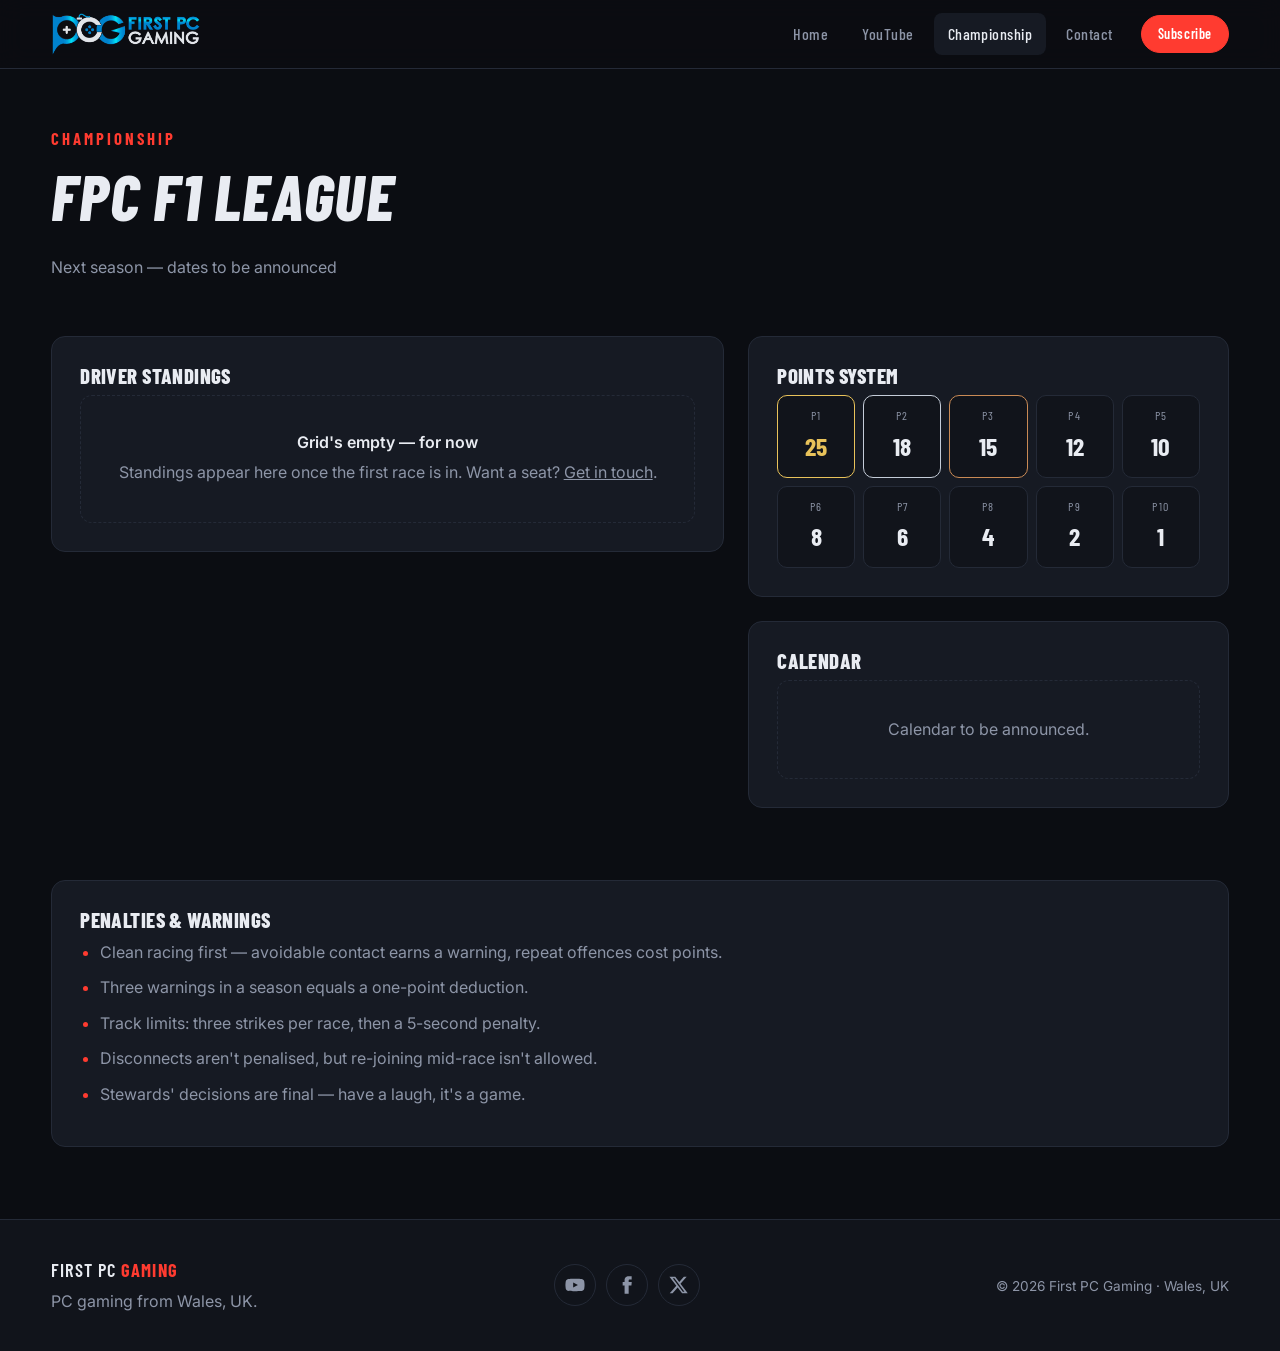
<file: championship.html>
<!DOCTYPE html>
<html lang="en-GB">
<head>
  <meta charset="utf-8">
  <meta name="viewport" content="width=device-width, initial-scale=1">
  <title>F1 League | First PC Gaming</title>
  <meta name="description" content="The First PC Gaming F1 league — standings, calendar, points system and rules.">
  <link rel="icon" href="assets/favicon.png">
  <link rel="preconnect" href="https://fonts.googleapis.com">
  <link rel="preconnect" href="https://fonts.gstatic.com" crossorigin>
  <link href="https://fonts.googleapis.com/css2?family=Barlow+Condensed:ital,wght@0,500;0,600;0,700;0,800;1,800&family=Inter:wght@400;500;600&display=swap" rel="stylesheet">
  <link rel="stylesheet" href="css/style.css">
</head>
<body data-page="championship">
  <header id="site-header"></header>

  <main>
    <div class="wrap page-head">
      <span class="eyebrow">Championship</span>
      <h1 id="champ-title"></h1>
      <p class="muted" id="champ-season"></p>
    </div>

    <section style="padding-top:32px">
      <div class="wrap two-col">
        <div class="panel">
          <h2>Driver standings</h2>
          <div id="standings"></div>
        </div>
        <div style="display:grid;gap:24px">
          <div class="panel">
            <h2>Points system</h2>
            <div class="points-grid" id="points-grid"></div>
          </div>
          <div class="panel">
            <h2>Calendar</h2>
            <div id="calendar"></div>
          </div>
        </div>
      </div>
    </section>

    <section style="padding-top:0">
      <div class="wrap">
        <div class="panel">
          <h2>Penalties &amp; warnings</h2>
          <ul class="rules" id="rules"></ul>
        </div>
      </div>
    </section>
  </main>

  <footer id="site-footer"></footer>

  <script src="js/site-data.js"></script>
  <script src="js/main.js"></script>
</body>
</html>
</file>
<file: css/style.css>
/* First PC Gaming — styles */
:root {
  --bg: #0b0d12;
  --bg-2: #11141b;
  --panel: #161a23;
  --line: #242a37;
  --text: #e9ecf2;
  --muted: #8d95a7;
  --accent: #ff3b30;      /* racing red */
  --accent-2: #ffb020;    /* amber */
  --radius: 14px;
  --head: "Barlow Condensed", "Arial Narrow", system-ui, sans-serif;
  --body: "Inter", system-ui, -apple-system, "Segoe UI", sans-serif;
}

* { box-sizing: border-box; }
html { scroll-behavior: smooth; }
body {
  margin: 0; background: var(--bg); color: var(--text);
  font: 16px/1.6 var(--body); -webkit-font-smoothing: antialiased;
}
img { max-width: 100%; display: block; }
a { color: inherit; }
h1, h2, h3 { font-family: var(--head); line-height: 1.05; margin: 0 0 .4em; }
h1, h2 { text-transform: uppercase; font-weight: 800; letter-spacing: .02em; }
h1 { font-size: clamp(2.2rem, 5.5vw, 4rem); font-style: italic; }
h2 { font-size: clamp(1.8rem, 3.4vw, 2.6rem); }
h3 { font-family: var(--body); font-size: 1rem; font-weight: 600; line-height: 1.35; }
p { margin: 0 0 1em; }
.muted { color: var(--muted); }
.small { font-size: .85rem; }
.wrap { width: min(1180px, 92vw); margin: 0 auto; }
section { padding: 72px 0; }
.eyebrow {
  font-family: var(--head); text-transform: uppercase; letter-spacing: .18em;
  font-size: 1.05rem; color: var(--accent); font-weight: 700; margin-bottom: .6em; display: block;
}
.section-head { display: flex; justify-content: space-between; align-items: end; gap: 20px; margin-bottom: 28px; flex-wrap: wrap; }
.section-head h2 { margin: 0; }

/* Buttons */
.btn {
  display: inline-flex; align-items: center; gap: 8px; padding: 12px 22px;
  background: var(--accent); color: #fff; text-decoration: none; border-radius: 999px;
  font-family: var(--head); font-weight: 600; letter-spacing: .04em; border: 1px solid var(--accent);
  transition: transform .15s, background .15s;
}
.btn:hover { transform: translateY(-1px); background: #ff5147; }
.btn-ghost { background: transparent; border-color: var(--line); color: var(--text); }
.btn-ghost:hover { background: var(--panel); border-color: var(--muted); }
.btn-sm { padding: 7px 16px; font-size: .88rem; }
.link-arrow { color: var(--accent); font-family: var(--head); font-weight: 600; text-decoration: none; }

/* Header */
#site-header {
  position: sticky; top: 0; z-index: 50;
  background: rgba(11, 13, 18, .82); backdrop-filter: blur(12px);
  border-bottom: 1px solid var(--line);
}
.header-inner { display: flex; align-items: center; justify-content: space-between; height: 68px; }
.brand { display: flex; align-items: center; gap: 12px; text-decoration: none; }
.brand img { height: 44px; width: auto; }
.brand-text { font-family: var(--head); font-size: 1.15rem; font-weight: 600; text-transform: uppercase; letter-spacing: .06em; }
.brand-text b { color: var(--accent); }
.nav { display: flex; align-items: center; gap: 6px; }
.nav a:not(.btn) {
  text-decoration: none; padding: 8px 14px; border-radius: 8px; color: var(--muted);
  font-family: var(--head); font-weight: 500; letter-spacing: .03em;
}
.nav a:not(.btn):hover { color: var(--text); }
.nav a.active { color: var(--text); background: var(--panel); }
.nav .btn { margin-left: 8px; }
.nav-toggle { display: none; background: none; border: 0; padding: 10px; cursor: pointer; }
.nav-toggle span { display: block; width: 22px; height: 2px; background: var(--text); margin: 5px 0; transition: .2s; }

@media (max-width: 760px) {
  .nav-toggle { display: block; }
  .nav {
    position: absolute; top: 68px; left: 0; right: 0; flex-direction: column; align-items: stretch;
    background: var(--bg-2); border-bottom: 1px solid var(--line); padding: 12px 4vw 20px; display: none;
  }
  #site-header.open .nav { display: flex; }
  .nav .btn { margin: 8px 0 0; justify-content: center; }
  .brand .brand-text { display: none; }
}

/* Hero */
.hero { position: relative; padding: 90px 0 80px; overflow: hidden; border-bottom: 1px solid var(--line); }
.hero::before {
  content: ""; position: absolute; inset: 0; z-index: -1;
  background:
    radial-gradient(60% 80% at 85% 10%, rgba(255, 59, 48, .22), transparent 60%),
    radial-gradient(40% 60% at 10% 100%, rgba(255, 176, 32, .10), transparent 60%),
    repeating-linear-gradient(115deg, transparent 0 38px, rgba(255,255,255,.018) 38px 40px);
}
.hero-center { display: flex; flex-direction: column; align-items: center; text-align: center; }
.hero-logo {
  width: min(900px, 94vw); height: auto; margin-bottom: 36px;
  filter: drop-shadow(0 18px 60px rgba(0, 140, 255, .35));
}
.hero h1 { margin-bottom: .3em; }
.hero h1 span { color: var(--accent); }
.hero .lead { margin: 0 auto; font-size: 1.15rem; color: var(--muted); max-width: 34em; }
.hero-actions { display: flex; gap: 12px; flex-wrap: wrap; margin: 28px 0 24px; justify-content: center; }
.hero .socials { justify-content: center; }
.socials { display: flex; gap: 10px; }
.socials a {
  width: 42px; height: 42px; border-radius: 50%; display: grid; place-items: center;
  border: 1px solid var(--line); color: var(--muted); transition: .15s;
}
.socials a:hover { color: #fff; border-color: var(--accent); background: var(--accent); }

/* News marquee */
.news { background: var(--bg-2); border-block: 1px solid var(--line); overflow: hidden; }
.news-row-label { font: 700 1.05rem var(--head); text-transform: uppercase; letter-spacing: .08em; display: flex; align-items: center; gap: 10px; margin: 8px auto 14px; }
.news-row-label .dot { width: 9px; height: 9px; border-radius: 50%; background: var(--accent); box-shadow: 0 0 0 4px rgba(255,59,48,.2); animation: pulse 2s infinite; }
.news-row-label .dot.ai { background: #8b7bff; box-shadow: 0 0 0 4px rgba(139,123,255,.2); }
.news-row-label .dot.hw { background: var(--accent-2); box-shadow: 0 0 0 4px rgba(255,176,32,.2); }
@keyframes pulse { 50% { opacity: .35; } }
.marquee {
  overflow: hidden; margin-bottom: 36px;
  mask-image: linear-gradient(90deg, transparent, #000 4%, #000 96%, transparent);
  -webkit-mask-image: linear-gradient(90deg, transparent, #000 4%, #000 96%, transparent);
}
.marquee { cursor: grab; touch-action: pan-y; user-select: none; -webkit-user-select: none; }
.marquee.dragging { cursor: grabbing; }
.marquee.dragging .ncard { pointer-events: none; }
.marquee img { -webkit-user-drag: none; }
.marquee-track { display: flex; gap: 18px; width: max-content; padding: 4px 0; will-change: transform; }
.ncard {
  width: 300px; flex: none; text-decoration: none; background: var(--panel);
  border: 1px solid var(--line); border-radius: var(--radius); overflow: hidden; transition: border-color .2s, transform .2s;
}
.ncard:hover { border-color: var(--accent); transform: translateY(-3px); }
.nimg { aspect-ratio: 16/9; background: linear-gradient(135deg, #22283a, #151922); position: relative; overflow: hidden; }
.nimg img { width: 100%; height: 100%; object-fit: cover; }
.nimg .nsrc-big { position: absolute; inset: 0; display: grid; place-items: center; font: 800 1.5rem var(--head); text-transform: uppercase; color: var(--line); }
.nbody { padding: 14px 16px 16px; }
.nbody h3 { margin: 8px 0 0; display: -webkit-box; -webkit-line-clamp: 3; -webkit-box-orient: vertical; overflow: hidden; }
.ntags { display: flex; gap: 6px; align-items: center; flex-wrap: wrap; }
.ntag { font: 700 .72rem var(--head); text-transform: uppercase; letter-spacing: .08em; padding: 2px 8px; border-radius: 4px; background: var(--bg-2); color: var(--muted); }
.ntag.brand { background: #2b3245; color: var(--text); }
.ntag.NVIDIA { background: #76b900; color: #0b0d12; }
.ntag.AMD { background: #ed1c24; color: #fff; }
.ntag.Intel { background: #0071c5; color: #fff; }
.ntag.ASUS, .ntag.MSI { background: #c8102e; color: #fff; }
.ntag.Gigabyte { background: #ff6a00; color: #0b0d12; }
.ntag.Corsair, .ntag.GSkill { background: #f4c20d; color: #0b0d12; }
.ntag.OpenAI, .ntag.Anthropic { background: #e9ecf2; color: #0b0d12; }
.ntag.Google { background: #4285f4; color: #fff; }
.ntag.Meta, .ntag.Microsoft { background: #0a66c2; color: #fff; }
.ntime { margin-left: auto; font-size: .78rem; color: var(--muted); }

/* Stat strip */
.stats { display: grid; grid-template-columns: repeat(3, 1fr); gap: 1px; background: var(--line); border-radius: var(--radius); overflow: hidden; margin-top: 8px; }
.stat { background: var(--bg-2); padding: 18px 20px; }
.stat b { font-family: var(--head); font-size: 1.6rem; display: block; }

/* Games / category cards */
.games { display: grid; grid-template-columns: repeat(4, 1fr); gap: 16px; }
.game {
  background: var(--panel); border: 1px solid var(--line); border-radius: var(--radius);
  padding: 24px; position: relative; overflow: hidden; transition: border-color .2s, transform .2s;
}
.game:hover { border-color: var(--accent); transform: translateY(-3px); }
.game .ico { width: 44px; height: 44px; border-radius: 10px; display: grid; place-items: center; background: rgba(255,59,48,.12); color: var(--accent); margin-bottom: 16px; }
.game p { color: var(--muted); font-size: .94rem; margin: 0; }
@media (max-width: 900px) { .games { grid-template-columns: repeat(2, 1fr); } }
@media (max-width: 520px) { .games { grid-template-columns: 1fr; } }

/* Video cards */
.vgrid { display: grid; grid-template-columns: repeat(auto-fill, minmax(250px, 1fr)); gap: 20px; }
.vcard { text-decoration: none; display: block; border-radius: var(--radius); }
.vthumb { position: relative; aspect-ratio: 16/9; border-radius: var(--radius); overflow: hidden; background: var(--panel); border: 1px solid var(--line); }
.vthumb img { width: 100%; height: 100%; object-fit: cover; transition: transform .35s; }
.vcard:hover .vthumb img { transform: scale(1.05); }
.vlen { position: absolute; right: 8px; bottom: 8px; background: rgba(0,0,0,.8); font-size: .78rem; padding: 2px 7px; border-radius: 5px; font-weight: 600; }
.vplay {
  position: absolute; inset: 0; margin: auto; width: 56px; height: 56px; border-radius: 50%;
  background: var(--accent); opacity: 0; transform: scale(.8); transition: .2s;
}
.vplay::after { content: ""; position: absolute; left: 22px; top: 17px; border-left: 16px solid #fff; border-top: 11px solid transparent; border-bottom: 11px solid transparent; }
.vcard:hover .vplay { opacity: 1; transform: scale(1); }
.vmeta { padding: 12px 2px 0; }
.vmeta h3 { margin: 0 0 2px; }
.vcard.playing .vthumb { border-color: var(--accent); box-shadow: 0 0 0 2px var(--accent); }
.vcard.playing .vmeta h3::before { content: "▶ NOW PLAYING · "; color: var(--accent); font-size: .72rem; letter-spacing: .1em; }

/* Player */
.player-section { padding: 36px 0 24px; }
.player-layout { display: grid; grid-template-columns: 1fr; gap: 16px; }
.player {
  position: relative; aspect-ratio: 16/9; background: #000; border-radius: var(--radius); overflow: hidden;
  border: 1px solid var(--line); box-shadow: 0 30px 80px -40px rgba(255,59,48,.5);
}
.player iframe { position: absolute; inset: 0; width: 100%; height: 100%; border: 0; }
.now-playing { display: flex; justify-content: space-between; align-items: center; gap: 16px; flex-wrap: wrap; }
.now-playing h1 { font-size: clamp(1.4rem, 3vw, 2rem); margin: 0; }

.tabs { display: flex; gap: 8px; border-bottom: 1px solid var(--line); margin-bottom: 28px; overflow-x: auto; }
.tabs button {
  background: none; border: 0; color: var(--muted); padding: 14px 18px; cursor: pointer;
  font: 600 1rem var(--head); letter-spacing: .03em; border-bottom: 2px solid transparent; margin-bottom: -1px; white-space: nowrap;
}
.tabs button[aria-selected="true"] { color: var(--text); border-bottom-color: var(--accent); }
.tabs .count { font-size: .75rem; background: var(--panel); border-radius: 999px; padding: 1px 8px; margin-left: 6px; color: var(--muted); }
.channel-info { display: flex; justify-content: space-between; align-items: center; gap: 16px; flex-wrap: wrap; margin-bottom: 24px; }
.channel-info h2 { margin: 0 0 4px; }
.channel-info p { margin: 0; }

/* Championship teaser + page */
.champ-banner {
  border-radius: 20px; padding: 48px; position: relative; overflow: hidden;
  background: linear-gradient(120deg, #1b0f12, var(--panel) 60%); border: 1px solid var(--line);
  display: grid; grid-template-columns: 1.3fr 1fr; gap: 32px; align-items: center;
}
.champ-banner::after {
  content: ""; position: absolute; right: -40px; top: 0; bottom: 0; width: 280px; opacity: .14;
  background: repeating-conic-gradient(#fff 0 25%, transparent 0 50%) 0 0 / 40px 40px;
  transform: skewX(-12deg);
}
@media (max-width: 760px) { .champ-banner { grid-template-columns: 1fr; padding: 32px; } }

.points-grid { display: grid; grid-template-columns: repeat(5, 1fr); gap: 8px; }
.pos { background: var(--bg-2); border: 1px solid var(--line); border-radius: 10px; padding: 10px 8px; text-align: center; position: relative; z-index: 1; }
.pos .place { display: block; font-size: .75rem; color: var(--muted); font-family: var(--head); letter-spacing: .1em; }
.pos .pts { font-family: var(--head); font-size: 1.6rem; font-weight: 700; }
.pos.p1 { border-color: #e8c25a; } .pos.p1 .pts { color: #e8c25a; }
.pos.p2 { border-color: #c4ccd8; } .pos.p3 { border-color: #c98a55; }

.two-col { display: grid; grid-template-columns: 1.4fr 1fr; gap: 24px; align-items: start; }
@media (max-width: 900px) { .two-col { grid-template-columns: 1fr; } }
.panel { background: var(--panel); border: 1px solid var(--line); border-radius: var(--radius); padding: 28px; }
.panel h2 { font-size: 1.3rem; }
.table { width: 100%; border-collapse: collapse; }
.table th { text-align: left; font: 600 .75rem var(--head); letter-spacing: .12em; text-transform: uppercase; color: var(--muted); padding: 10px 12px; border-bottom: 1px solid var(--line); }
.table td { padding: 14px 12px; border-bottom: 1px solid var(--line); }
.table .r { text-align: right; }
.table tr.leader td:first-child { color: var(--accent); font-weight: 700; }
.empty { text-align: center; padding: 36px 16px; border: 1px dashed var(--line); border-radius: 12px; }
.empty p { margin: 0; }
.rules { margin: 0; padding-left: 20px; }
.rules li { margin-bottom: 10px; color: var(--muted); }
.rules li::marker { color: var(--accent); }
.round { display: grid; grid-template-columns: 48px 1fr auto; gap: 12px; align-items: center; padding: 12px 0; border-bottom: 1px solid var(--line); }
.rnum { font-family: var(--head); font-weight: 700; color: var(--muted); }
.round.done { opacity: .5; }
.round.next .rnum { color: var(--accent); }

/* Partners */
.partners { display: grid; grid-template-columns: repeat(2, 1fr); gap: 16px; }
.partner { display: block; text-decoration: none; background: var(--panel); border: 1px solid var(--line); border-radius: var(--radius); padding: 24px; transition: border-color .2s; }
.partner:hover { border-color: var(--accent-2); }
.partner .link-arrow { color: var(--accent-2); }
@media (max-width: 640px) { .partners { grid-template-columns: 1fr; } }

/* Contact */
.contact { text-align: center; }
.contact .socials { justify-content: center; margin-top: 20px; }
.contact-mail { font-family: var(--head); font-size: clamp(1.1rem, 3vw, 1.6rem); color: var(--text); text-decoration: none; border-bottom: 2px solid var(--accent); }

/* Footer */
#site-footer { border-top: 1px solid var(--line); padding: 36px 0; background: var(--bg-2); }
.footer-inner { display: flex; justify-content: space-between; align-items: center; gap: 20px; flex-wrap: wrap; }
.footer-inner p { margin: 4px 0 0; }

.page-head { padding: 56px 0 8px; }
.yt-head { padding-bottom: 0; }
</file>
